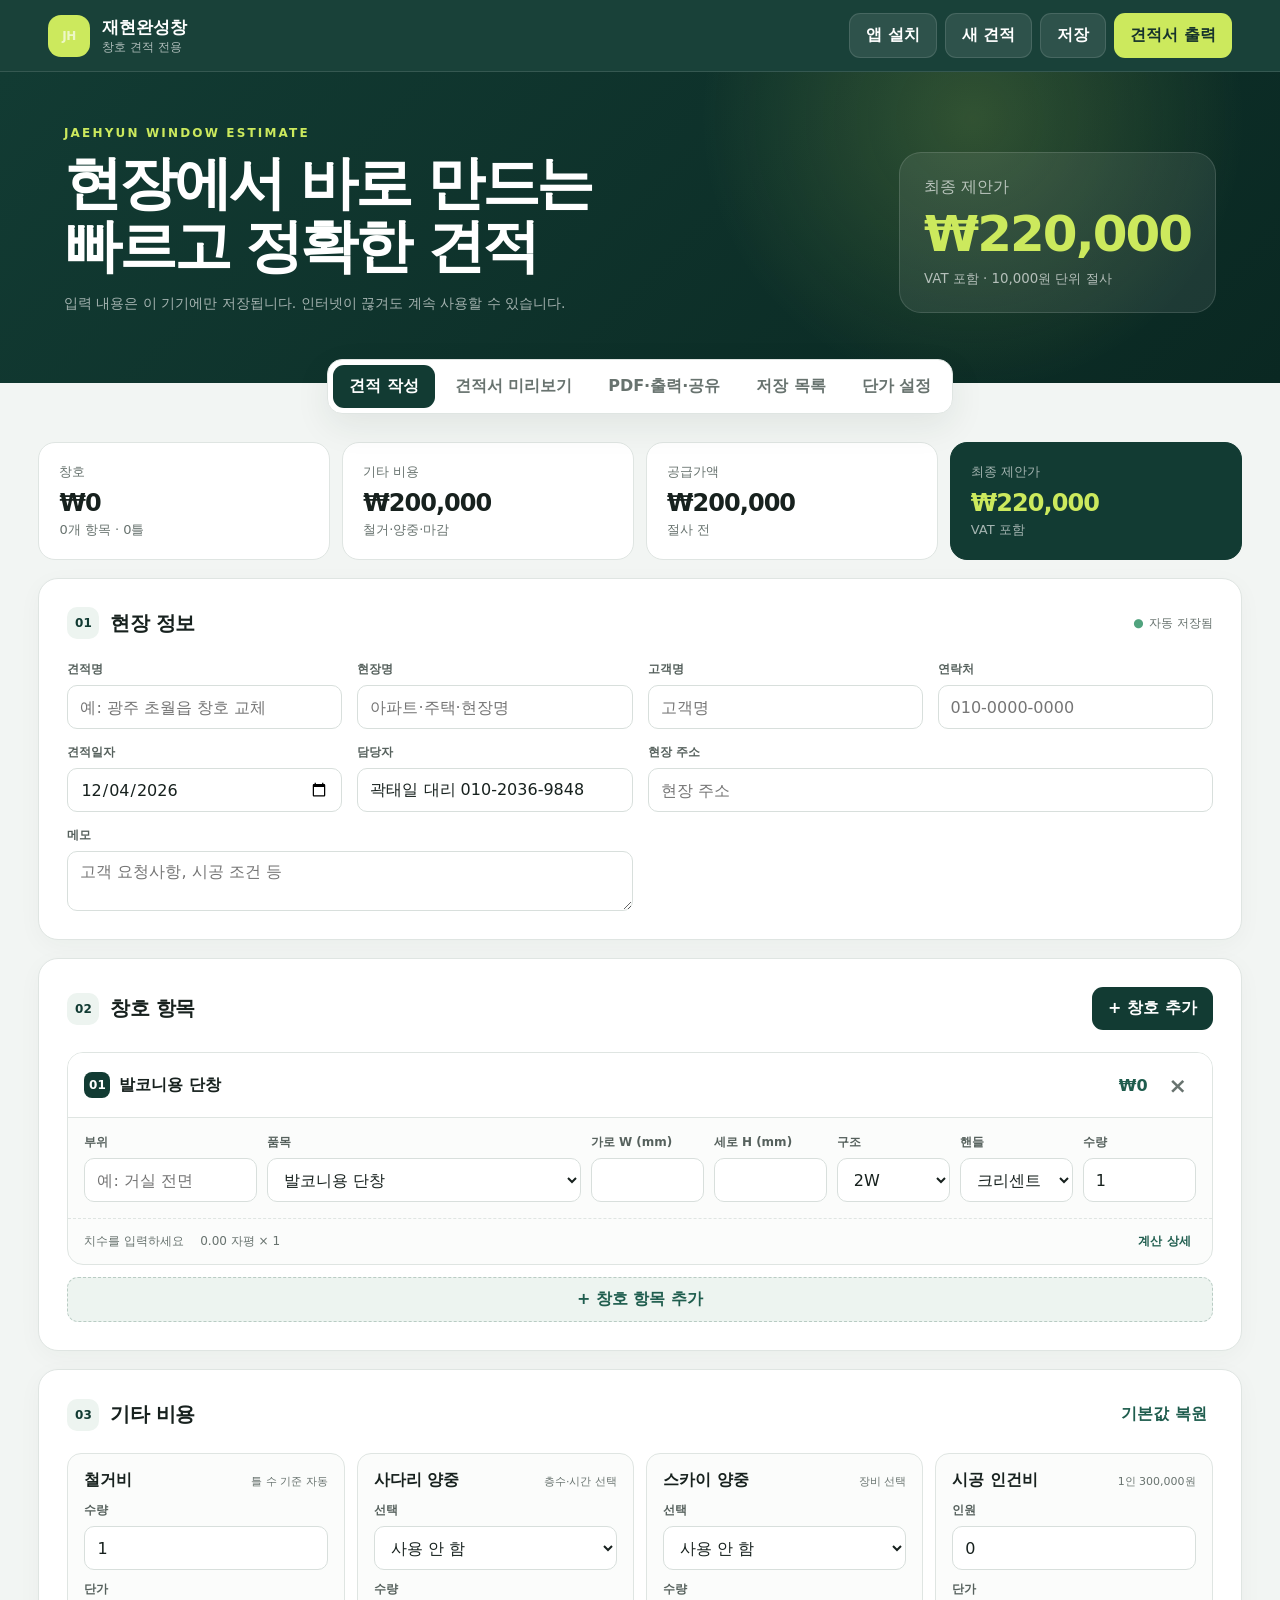
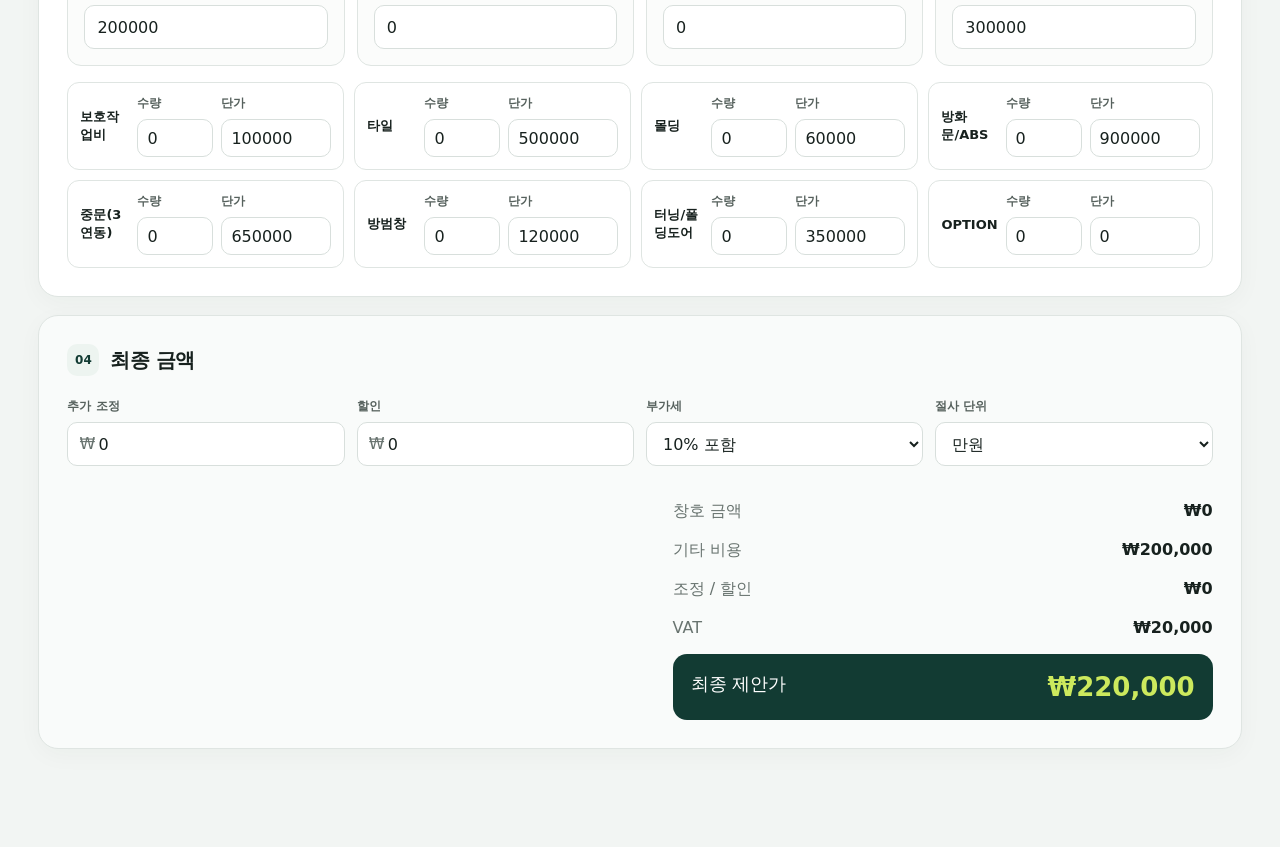
<file: index.html>
<!doctype html>
<html lang="ko">
<head>
  <meta charset="utf-8">
  <meta name="viewport" content="width=device-width, initial-scale=1, viewport-fit=cover">
  <meta name="theme-color" content="#123b33">
  <meta name="description" content="재현하늘창 전용 창호 견적 앱">
  <meta name="mobile-web-app-capable" content="yes">
  <meta name="apple-mobile-web-app-capable" content="yes">
  <meta name="apple-mobile-web-app-title" content="재현완성창">
  <meta name="apple-mobile-web-app-status-bar-style" content="black-translucent">
  <title>재현완성창</title>
  <link rel="manifest" href="./manifest.webmanifest">
  <link rel="icon" href="./icon.svg" type="image/svg+xml">
  <style>
    @media (display-mode: standalone) {
      #installModal,
      .install-action {
        display: none !important;
      }
    }
  </style>
  <script>
    window.JH_IS_APP_MODE = window.matchMedia?.("(display-mode: standalone)")?.matches || window.navigator.standalone === true;
  </script>
  <link rel="stylesheet" href="./styles.css?v=9">
</head>
<body>
  <header class="app-header">
    <div class="brand">
      <span class="brand-mark" aria-hidden="true">JH</span>
      <div>
        <strong>재현완성창</strong>
        <span>창호 견적 전용</span>
      </div>
    </div>
    <nav class="header-actions" aria-label="견적 작업">
      <button type="button" class="ghost install-action" id="installAppBtn">앱 설치</button>
      <button type="button" class="ghost" id="newQuoteBtn">새 견적</button>
      <button type="button" class="ghost" id="saveBtn">저장</button>
      <button type="button" class="primary" id="printBtn">견적서 출력</button>
    </nav>
  </header>

  <main class="app-shell">
    <section class="hero">
      <div>
        <p class="eyebrow">JAEHYUN WINDOW ESTIMATE</p>
        <h1>현장에서 바로 만드는<br>빠르고 정확한 견적</h1>
        <p>입력 내용은 이 기기에만 저장됩니다. 인터넷이 끊겨도 계속 사용할 수 있습니다.</p>
      </div>
      <div class="hero-total">
        <span>최종 제안가</span>
        <strong id="heroTotal">₩0</strong>
        <small id="heroVatLabel">VAT 포함 · 만원 단위 절사</small>
      </div>
    </section>

    <div class="tabs" role="tablist" aria-label="화면 선택">
      <button class="tab active" type="button" data-tab="editor" role="tab">견적 작성</button>
      <button class="tab" type="button" data-tab="preview" role="tab">견적서 미리보기</button>
      <button class="tab" type="button" data-tab="share" role="tab">PDF·출력·공유</button>
      <button class="tab" type="button" data-tab="saved" role="tab">저장 목록</button>
      <button class="tab" type="button" data-tab="settings" role="tab">단가 설정</button>
    </div>

    <section id="editorTab" class="tab-panel active">
      <div class="summary-grid">
        <article class="summary-card">
          <span>창호</span>
          <strong id="windowTotal">₩0</strong>
          <small id="windowCount">0개 항목</small>
        </article>
        <article class="summary-card">
          <span>기타 비용</span>
          <strong id="extraTotal">₩0</strong>
          <small>철거·양중·마감</small>
        </article>
        <article class="summary-card">
          <span>공급가액</span>
          <strong id="supplyTotal">₩0</strong>
          <small>절사 전</small>
        </article>
        <article class="summary-card accent">
          <span>최종 제안가</span>
          <strong id="finalTotal">₩0</strong>
          <small id="vatSummary">VAT 포함</small>
        </article>
      </div>

      <section class="panel">
        <div class="panel-heading">
          <div>
            <span class="step">01</span>
            <h2>현장 정보</h2>
          </div>
          <span class="autosave">자동 저장됨</span>
        </div>
        <div class="form-grid">
          <label><span>견적명</span><input id="quoteName" placeholder="예: 광주 초월읍 창호 교체"></label>
          <label><span>현장명</span><input id="siteName" placeholder="아파트·주택·현장명"></label>
          <label><span>고객명</span><input id="customerName" placeholder="고객명"></label>
          <label><span>연락처</span><input id="customerPhone" inputmode="tel" placeholder="010-0000-0000"></label>
          <label><span>견적일자</span><input id="quoteDate" type="date"></label>
          <label><span>담당자</span><input id="manager" value="곽태일 대리 010-2036-9848"></label>
          <label class="span-2"><span>현장 주소</span><input id="siteAddress" placeholder="현장 주소"></label>
          <label class="span-2"><span>메모</span><textarea id="memo" rows="2" placeholder="고객 요청사항, 시공 조건 등"></textarea></label>
        </div>
      </section>

      <section class="panel">
        <div class="panel-heading">
          <div>
            <span class="step">02</span>
            <h2>창호 항목</h2>
          </div>
          <button type="button" class="secondary" id="addItemBtn">+ 창호 추가</button>
        </div>
        <div id="items" class="items"></div>
        <button type="button" class="add-wide" id="addItemWideBtn">+ 창호 항목 추가</button>
      </section>

      <section class="panel">
        <div class="panel-heading">
          <div>
            <span class="step">03</span>
            <h2>기타 비용</h2>
          </div>
          <button type="button" class="text-button" id="resetExtrasBtn">기본값 복원</button>
        </div>
        <div class="extras-grid">
          <article class="extra-card">
            <div class="extra-title"><strong>철거비</strong><span>틀 수 기준 자동</span></div>
            <label><span>수량</span><input id="demolitionQty" type="number" min="0" step="1"></label>
            <label><span>단가</span><input id="demolitionPrice" type="number" min="0" step="10000"></label>
          </article>
          <article class="extra-card">
            <div class="extra-title"><strong>사다리 양중</strong><span>층수·시간 선택</span></div>
            <label><span>선택</span><select id="ladderType"></select></label>
            <label><span>수량</span><input id="ladderQty" type="number" min="0" step="1" value="0"></label>
          </article>
          <article class="extra-card">
            <div class="extra-title"><strong>스카이 양중</strong><span>장비 선택</span></div>
            <label><span>선택</span><select id="skyType"></select></label>
            <label><span>수량</span><input id="skyQty" type="number" min="0" step="1" value="0"></label>
          </article>
          <article class="extra-card">
            <div class="extra-title"><strong>시공 인건비</strong><span>1인 300,000원</span></div>
            <label><span>인원</span><input id="laborQty" type="number" min="0" step="1" value="0"></label>
            <label><span>단가</span><input id="laborPrice" type="number" min="0" step="10000" value="300000"></label>
          </article>
        </div>
        <div id="fixedExtras" class="fixed-extras"></div>
      </section>

      <section class="panel totals-panel">
        <div class="panel-heading">
          <div>
            <span class="step">04</span>
            <h2>최종 금액</h2>
          </div>
        </div>
        <div class="total-controls">
          <label><span>추가 조정</span><div class="money-input"><span>₩</span><input id="adjustment" type="number" step="10000" value="0"></div></label>
          <label><span>할인</span><div class="money-input"><span>₩</span><input id="discount" type="number" min="0" step="10000" value="0"></div></label>
          <label><span>부가세</span><select id="vatMode"><option value="included">10% 포함</option><option value="excluded">별도</option></select></label>
          <label><span>절사 단위</span><select id="roundUnit"><option value="10000">만원</option><option value="1000">천원</option><option value="1">절사 없음</option></select></label>
        </div>
        <div class="total-breakdown">
          <div><span>창호 금액</span><strong id="breakWindow">₩0</strong></div>
          <div><span>기타 비용</span><strong id="breakExtra">₩0</strong></div>
          <div><span>조정 / 할인</span><strong id="breakAdjust">₩0</strong></div>
          <div><span>VAT</span><strong id="breakVat">₩0</strong></div>
          <div class="grand"><span>최종 제안가</span><strong id="breakFinal">₩0</strong></div>
        </div>
      </section>
    </section>

    <section id="previewTab" class="tab-panel">
      <div class="preview-toolbar">
        <p>인쇄 메뉴에서 “PDF로 저장”을 선택하면 파일로 보관할 수 있습니다.</p>
        <div class="inline-actions">
          <button type="button" class="ghost" id="previewShareBtn">공유 탭 열기</button>
          <button type="button" class="primary" id="previewPrintBtn">인쇄 / PDF</button>
        </div>
      </div>
      <article id="quoteDocument" class="quote-document"></article>
    </section>

    <section id="shareTab" class="tab-panel">
      <section class="panel share-panel">
        <div class="panel-heading">
          <div>
            <span class="step">PDF</span>
            <h2>견적서 PDF·출력·공유</h2>
          </div>
          <button type="button" class="primary" id="sharePrintBtn">PDF 생성 / 출력</button>
        </div>
        <p class="share-note">
          PDF는 브라우저 인쇄창에서 <b>PDF로 저장</b>을 선택해 만들 수 있습니다.
          모바일에서는 <b>휴대폰 공유</b> 버튼으로 카톡·문자·메일 등 가능한 앱을 고를 수 있습니다.
        </p>
        <div class="share-grid">
          <article class="share-card">
            <span>1</span>
            <h3>PDF 생성 / 출력</h3>
            <p>견적서 미리보기 화면만 A4 양식으로 출력하거나 PDF 파일로 저장합니다.</p>
            <button type="button" class="primary" id="pdfBtn">PDF 저장 / 출력</button>
          </article>
          <article class="share-card">
            <span>2</span>
            <h3>휴대폰 공유</h3>
            <p>지원되는 기기에서는 카톡, 문자, 메일, 주변 공유 등 기본 공유창이 열립니다.</p>
            <button type="button" class="secondary" id="nativeShareBtn">공유창 열기</button>
          </article>
          <article class="share-card">
            <span>3</span>
            <h3>공유 문구 복사</h3>
            <p>견적 요약 문구를 복사해 카톡·문자에 직접 붙여넣을 수 있습니다.</p>
            <button type="button" class="ghost" id="copyShareTextBtn">문구 복사</button>
          </article>
          <article class="share-card">
            <span>4</span>
            <h3>문자 보내기</h3>
            <p>휴대폰 문자 앱이 열리며 견적 요약 문구가 자동으로 들어갑니다.</p>
            <button type="button" class="ghost" id="smsShareBtn">문자 앱 열기</button>
          </article>
        </div>
        <div class="share-summary">
          <div>
            <strong>공유될 견적 요약</strong>
            <p id="shareSummaryText"></p>
          </div>
          <button type="button" class="text-button" id="openPreviewFromShareBtn">견적서 미리보기</button>
        </div>
      </section>
    </section>

    <section id="savedTab" class="tab-panel">
      <section class="panel folder-panel">
        <div class="panel-heading">
          <div><span class="step">PC</span><h2>내 컴퓨터 견적 폴더</h2></div>
          <div class="inline-actions">
            <button type="button" class="ghost" id="refreshFolderBtn">폴더 새로고침</button>
            <button type="button" class="secondary" id="connectFolderBtn">저장 폴더 선택</button>
          </div>
        </div>
        <div class="folder-status">
          <div class="folder-icon" aria-hidden="true">▰</div>
          <div>
            <strong id="folderStatusTitle">저장 폴더가 연결되지 않았습니다.</strong>
            <p id="folderStatusText">Chrome 또는 Edge에서 폴더를 한 번 선택하면 견적을 자동 저장하고 다시 불러올 수 있습니다.</p>
          </div>
          <button type="button" class="text-button" id="disconnectFolderBtn" hidden>연결 해제</button>
        </div>
        <p class="folder-help" id="folderSupportNote">
          고객 정보는 GitHub에 저장되지 않습니다. 선택한 PC 폴더와 현재 브라우저에만 저장됩니다.
        </p>
      </section>
      <section class="panel">
        <div class="panel-heading">
          <div><span class="step">●</span><h2>저장된 견적</h2></div>
          <div class="inline-actions">
            <button type="button" class="ghost" id="importBtn">가져오기</button>
            <button type="button" class="secondary" id="exportBtn">현재 견적 내보내기</button>
            <input type="file" id="importFile" accept=".json" hidden>
          </div>
        </div>
        <div class="storage-filter">
          <span id="savedCount">0개 견적</span>
          <span id="storageMode">브라우저 저장소</span>
        </div>
        <div id="savedQuotes" class="saved-list"></div>
      </section>
    </section>

    <section id="settingsTab" class="tab-panel">
      <section class="panel">
        <div class="panel-heading">
          <div><span class="step">●</span><h2>제품 단가 설정</h2></div>
          <button type="button" class="text-button" id="resetRatesBtn">원본 단가 복원</button>
        </div>
        <p class="setting-note">엑셀 기준단가를 기본값으로 적용했습니다. 변경한 값은 이 기기에 저장되고 다음 견적부터 사용됩니다.</p>
        <div class="rate-table-wrap">
          <table class="rate-table">
            <thead><tr><th>품목</th><th>BF/m</th><th>SF/m</th><th>유리/자평</th><th>시공/자평</th><th>제조율</th><th>시공계수</th></tr></thead>
            <tbody id="rateTable"></tbody>
          </table>
        </div>
      </section>
    </section>
  </main>

  <div id="toast" class="toast" role="status" aria-live="polite"></div>

  <div id="installModal" class="modal-backdrop" hidden>
    <section class="install-modal" role="dialog" aria-modal="true" aria-labelledby="installTitle">
      <button type="button" class="modal-close" id="installCloseBtn" aria-label="설치 안내 닫기">×</button>
      <span class="step">APP</span>
      <h2 id="installTitle">재현완성창 설치 안내</h2>
      <p id="installMessage">이 기기에서 앱처럼 설치해 홈 화면에서 바로 실행할 수 있습니다.</p>
      <div class="install-steps">
        <article>
          <strong>Android / Chrome / Edge</strong>
          <p>상단의 <b>앱 설치</b> 버튼을 누른 뒤 브라우저 설치창에서 <b>설치</b>를 선택하세요.</p>
        </article>
        <article>
          <strong>iPhone / iPad Safari</strong>
          <p>Safari 하단 <b>공유</b> 버튼 → <b>홈 화면에 추가</b> → <b>추가</b>를 누르세요.</p>
        </article>
        <article>
          <strong>설치 후 사용</strong>
          <p>홈 화면의 <b>재현완성창</b> 아이콘을 누르면 브라우저 주소창 없이 앱처럼 실행됩니다.</p>
        </article>
      </div>
      <div class="inline-actions install-modal-actions">
        <button type="button" class="primary" id="installPromptBtn">설치 실행</button>
        <a class="secondary link-button" href="./install.html">설치 전용 페이지 열기</a>
      </div>
    </section>
  </div>

  <template id="itemTemplate">
    <article class="item-card">
      <div class="item-head">
        <div><span class="item-number"></span><strong class="item-label">창호</strong></div>
        <strong class="item-total">₩0</strong>
        <button type="button" class="icon-button remove-item" aria-label="항목 삭제">×</button>
      </div>
      <div class="item-form">
        <label><span>부위</span><input data-field="location" placeholder="예: 거실 전면"></label>
        <label class="product-field"><span>품목</span><select data-field="product"></select></label>
        <label><span>가로 W (mm)</span><input data-field="width" type="number" min="0" step="10" inputmode="numeric"></label>
        <label><span>세로 H (mm)</span><input data-field="height" type="number" min="0" step="10" inputmode="numeric"></label>
        <label><span>구조</span><select data-field="structure"><option value="0">2W</option><option value="2">3W</option><option value="4">4W</option></select></label>
        <label><span>핸들</span><select data-field="handle"><option value="크리센트">크리센트</option><option value="오토락">오토락</option><option value="손잡이 없음">없음</option></select></label>
        <label><span>수량</span><input data-field="qty" type="number" min="1" step="1" value="1"></label>
      </div>
      <div class="item-details">
        <span class="item-size">치수를 입력하세요</span>
        <span class="item-area">0 자평</span>
        <button type="button" class="detail-toggle">계산 상세</button>
      </div>
      <div class="calculation-detail"></div>
    </article>
  </template>

  <script>
    (function () {
      const isAppMode = () => window.JH_IS_APP_MODE || window.matchMedia?.("(display-mode: standalone)")?.matches || window.navigator.standalone === true;
      const forceCloseInstall = () => {
        const modal = document.querySelector("#installModal");
        if (modal && isAppMode()) {
          modal.hidden = true;
          modal.style.display = "none";
          modal.remove();
        }
        const installButton = document.querySelector("#installAppBtn");
        if (installButton && isAppMode()) installButton.hidden = true;
      };
      document.addEventListener("DOMContentLoaded", forceCloseInstall);
      window.addEventListener("pageshow", forceCloseInstall);
      window.addEventListener("focus", forceCloseInstall);
      window.JH_FORCE_CLOSE_INSTALL = forceCloseInstall;
    })();
  </script>
  <script src="./app.js?v=9"></script>
</body>
</html>
</file>
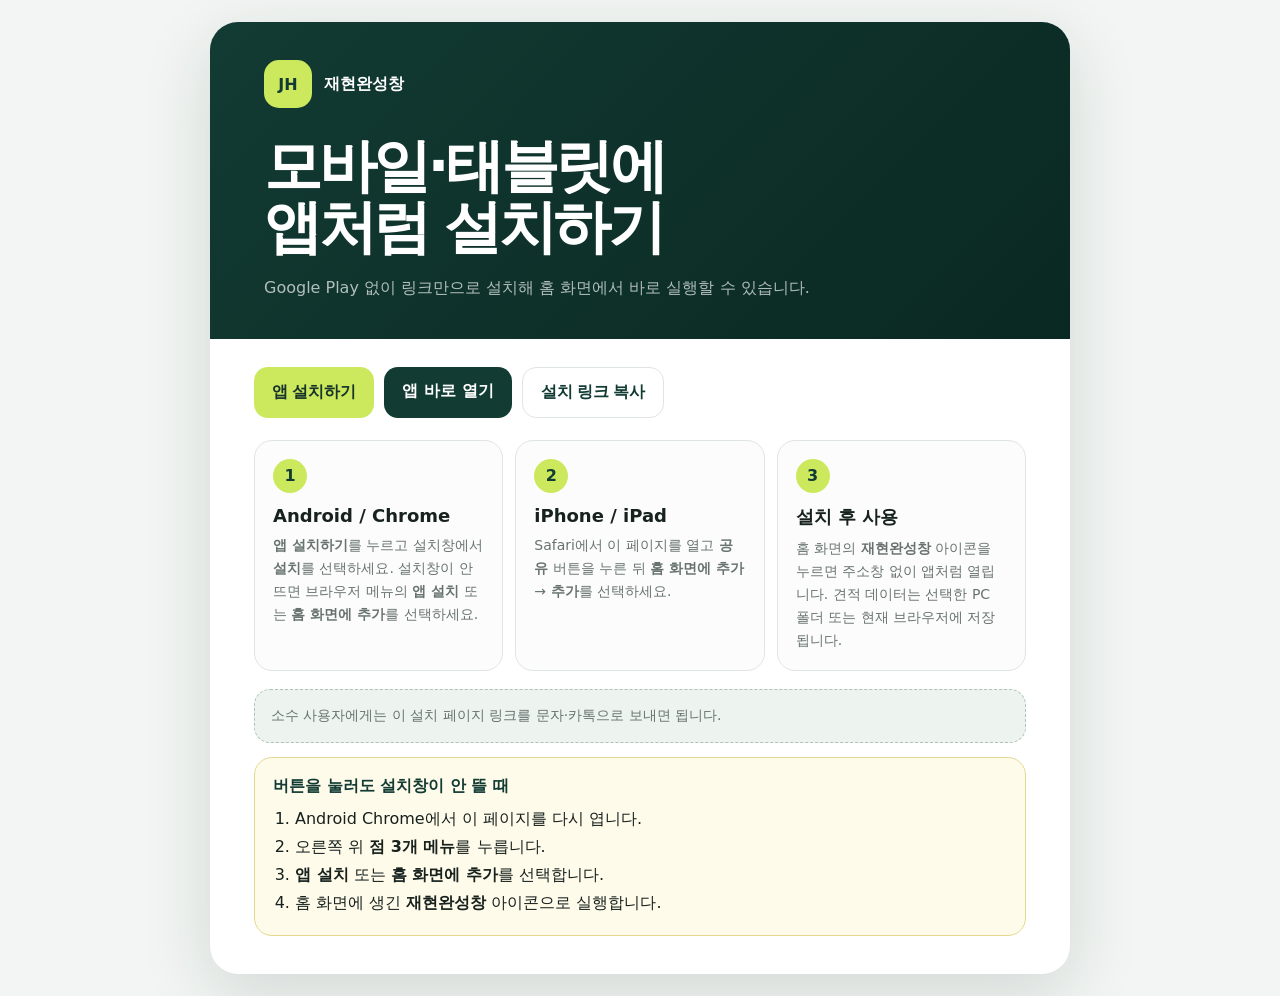
<file: install.html>
<!doctype html>
<html lang="ko">
<head>
  <meta charset="utf-8">
  <meta name="viewport" content="width=device-width, initial-scale=1, viewport-fit=cover">
  <meta name="theme-color" content="#123b33">
  <meta name="description" content="재현완성창 모바일·태블릿 설치 페이지">
  <meta name="mobile-web-app-capable" content="yes">
  <meta name="apple-mobile-web-app-capable" content="yes">
  <meta name="apple-mobile-web-app-title" content="재현완성창">
  <meta name="apple-mobile-web-app-status-bar-style" content="black-translucent">
  <title>재현완성창 설치</title>
  <link rel="manifest" href="./manifest.webmanifest">
  <link rel="icon" href="./icon.svg" type="image/svg+xml">
  <style>
    :root { --green:#123b33; --lime:#cce95d; --soft:#edf4f0; --line:#dfe5e2; --muted:#68736f; --ink:#17211e; font-family: "Noto Sans KR","Malgun Gothic",system-ui,sans-serif; }
    * { box-sizing: border-box; }
    body { margin:0; min-width:320px; color:var(--ink); background:#f2f5f3; }
    .wrap { min-height:100vh; display:grid; place-items:center; padding:22px; }
    .card { width:min(860px,100%); overflow:hidden; border-radius:28px; background:white; box-shadow:0 20px 70px rgba(23,45,38,.14); }
    .hero { padding:38px clamp(22px,5vw,54px); color:white; background:linear-gradient(135deg,#123b33,#0a2822); }
    .brand { display:flex; align-items:center; gap:12px; margin-bottom:28px; }
    .mark { width:48px; height:48px; display:grid; place-items:center; border-radius:15px; color:var(--green); background:var(--lime); font-weight:900; }
    h1 { margin:0; font-size:clamp(34px,7vw,58px); line-height:1.05; letter-spacing:-.06em; }
    .hero p { margin:16px 0 0; color:rgba(255,255,255,.68); line-height:1.7; }
    .content { padding:28px clamp(20px,5vw,44px) 38px; }
    .actions { display:flex; gap:10px; flex-wrap:wrap; margin-bottom:22px; }
    button, a.button { border:0; border-radius:14px; padding:14px 18px; font-weight:850; font-size:16px; text-decoration:none; cursor:pointer; }
    .primary { color:#17332c; background:var(--lime); }
    .secondary { color:white; background:var(--green); }
    .ghost { color:var(--green); background:white; border:1px solid var(--line); }
    .grid { display:grid; grid-template-columns:repeat(3,1fr); gap:12px; }
    article { padding:18px; border:1px solid var(--line); border-radius:18px; background:#fbfcfb; }
    article span { width:34px; height:34px; display:grid; place-items:center; border-radius:999px; color:var(--green); background:var(--lime); font-weight:900; }
    h2 { margin:12px 0 8px; font-size:18px; }
    article p, .note { margin:0; color:var(--muted); line-height:1.65; font-size:14px; }
    .note { margin-top:18px; padding:14px 16px; border:1px dashed #abc4ba; border-radius:16px; background:var(--soft); }
    .install-help { margin-top:14px; padding:18px; border-radius:18px; background:#fffbea; border:1px solid #e4d78f; }
    .install-help strong { display:block; margin-bottom:8px; color:var(--green); }
    .install-help ol { margin:8px 0 0; padding-left:22px; color:var(--ink); line-height:1.75; }
    .modal-backdrop { position:fixed; inset:0; z-index:20; display:grid; place-items:center; padding:18px; background:rgba(11,25,21,.58); }
    .modal-backdrop[hidden] { display:none; }
    .modal { width:min(560px,100%); padding:24px; border-radius:22px; background:white; box-shadow:0 24px 70px rgba(0,0,0,.26); }
    .modal h2 { margin:0 0 10px; font-size:24px; color:var(--green); }
    .modal p { margin:0 0 12px; color:var(--muted); line-height:1.65; }
    .modal ol { margin:0 0 18px; padding-left:22px; line-height:1.8; }
    .modal .actions { margin:0; }
    @media (max-width:720px) {
      .grid { grid-template-columns:1fr; }
      .actions { flex-direction:column; }
      button, a.button { width:100%; text-align:center; }
    }
  </style>
</head>
<body>
  <main class="wrap">
    <section class="card">
      <div class="hero">
        <div class="brand"><span class="mark">JH</span><strong>재현완성창</strong></div>
        <h1>모바일·태블릿에<br>앱처럼 설치하기</h1>
        <p>Google Play 없이 링크만으로 설치해 홈 화면에서 바로 실행할 수 있습니다.</p>
      </div>
      <div class="content">
        <div class="actions">
          <button type="button" class="primary" id="installBtn">앱 설치하기</button>
          <a class="button secondary" href="./index.html">앱 바로 열기</a>
          <button type="button" class="ghost" id="copyBtn">설치 링크 복사</button>
        </div>
        <div class="grid">
          <article>
            <span>1</span>
            <h2>Android / Chrome</h2>
            <p><b>앱 설치하기</b>를 누르고 설치창에서 <b>설치</b>를 선택하세요. 설치창이 안 뜨면 브라우저 메뉴의 <b>앱 설치</b> 또는 <b>홈 화면에 추가</b>를 선택하세요.</p>
          </article>
          <article>
            <span>2</span>
            <h2>iPhone / iPad</h2>
            <p>Safari에서 이 페이지를 열고 <b>공유</b> 버튼을 누른 뒤 <b>홈 화면에 추가</b> → <b>추가</b>를 선택하세요.</p>
          </article>
          <article>
            <span>3</span>
            <h2>설치 후 사용</h2>
            <p>홈 화면의 <b>재현완성창</b> 아이콘을 누르면 주소창 없이 앱처럼 열립니다. 견적 데이터는 선택한 PC 폴더 또는 현재 브라우저에 저장됩니다.</p>
          </article>
        </div>
        <p class="note" id="status">소수 사용자에게는 이 설치 페이지 링크를 문자·카톡으로 보내면 됩니다.</p>
        <div class="install-help">
          <strong>버튼을 눌러도 설치창이 안 뜰 때</strong>
          <ol>
            <li>Android Chrome에서 이 페이지를 다시 엽니다.</li>
            <li>오른쪽 위 <b>점 3개 메뉴</b>를 누릅니다.</li>
            <li><b>앱 설치</b> 또는 <b>홈 화면에 추가</b>를 선택합니다.</li>
            <li>홈 화면에 생긴 <b>재현완성창</b> 아이콘으로 실행합니다.</li>
          </ol>
        </div>
      </div>
    </section>
  </main>
  <div class="modal-backdrop" id="installHelpModal" hidden>
    <section class="modal" role="dialog" aria-modal="true" aria-labelledby="installHelpTitle">
      <h2 id="installHelpTitle">Android 설치 방법</h2>
      <p id="installHelpText">설치창이 자동으로 뜨지 않으면 아래 순서대로 설치해 주세요.</p>
      <ol>
        <li>Chrome 오른쪽 위 <b>점 3개 메뉴</b>를 누르세요.</li>
        <li><b>앱 설치</b> 또는 <b>홈 화면에 추가</b>를 선택하세요.</li>
        <li>확인창에서 <b>설치</b> 또는 <b>추가</b>를 누르세요.</li>
        <li>홈 화면의 <b>재현완성창</b> 아이콘으로 실행하세요.</li>
      </ol>
      <div class="actions">
        <button type="button" class="secondary" id="openAppBtn">앱 바로 열기</button>
        <button type="button" class="ghost" id="closeHelpBtn">확인</button>
      </div>
    </section>
  </div>
  <script>
    const isStandaloneInstall = () => window.matchMedia?.("(display-mode: standalone)")?.matches || window.navigator.standalone === true;
    if (isStandaloneInstall()) {
      location.replace("./index.html?from=installed");
    }
    setTimeout(() => {
      if (isStandaloneInstall()) location.replace("./index.html?from=installed-late");
    }, 300);
    let deferredPrompt = null;
    const status = document.querySelector("#status");
    const helpModal = document.querySelector("#installHelpModal");
    const helpText = document.querySelector("#installHelpText");
    const showHelp = message => {
      helpText.textContent = message || "설치창이 자동으로 뜨지 않으면 아래 순서대로 설치해 주세요.";
      helpModal.hidden = false;
    };
    const hideHelp = () => { helpModal.hidden = true; };
    window.addEventListener("beforeinstallprompt", event => {
      event.preventDefault();
      deferredPrompt = event;
      status.textContent = "설치 준비가 완료됐습니다. ‘앱 설치하기’를 눌러 주세요.";
    });
    window.addEventListener("appinstalled", () => {
      deferredPrompt = null;
      status.textContent = "재현완성창 설치가 완료되었습니다.";
    });
    document.querySelector("#installBtn").addEventListener("click", async () => {
      status.textContent = "설치를 확인하는 중입니다. 잠시만 기다려 주세요.";
      if (deferredPrompt) {
        deferredPrompt.prompt();
        const choice = await deferredPrompt.userChoice.catch(() => null);
        deferredPrompt = null;
        if (choice?.outcome === "accepted") {
          status.textContent = "설치를 시작했습니다.";
        } else {
          status.textContent = "설치창을 닫았습니다. Chrome 메뉴에서도 설치할 수 있습니다.";
          showHelp("설치창을 닫았거나 표시되지 않았습니다. Chrome 메뉴에서 직접 설치해 주세요.");
        }
      } else if (/iphone|ipad|ipod/i.test(navigator.userAgent)) {
        status.textContent = "iPhone/iPad는 Safari 공유 버튼 → 홈 화면에 추가로 설치해 주세요.";
        showHelp("iPhone/iPad는 Safari 하단 공유 버튼에서 ‘홈 화면에 추가’를 선택해 주세요.");
      } else {
        status.textContent = "설치창이 자동으로 뜨지 않으면 브라우저 메뉴의 ‘앱 설치’ 또는 ‘홈 화면에 추가’를 선택해 주세요.";
        showHelp("설치창이 자동으로 뜨지 않았습니다. Android Chrome 메뉴에서 직접 설치해 주세요.");
      }
    });
    document.querySelector("#copyBtn").addEventListener("click", async () => {
      const url = "https://sehyunka.github.io/jaehyun-windows/install.html";
      try {
        await navigator.clipboard.writeText(url);
        status.textContent = "설치 링크를 복사했습니다. 문자나 카톡에 붙여넣어 보내세요.";
      } catch {
        status.textContent = url;
      }
    });
    document.querySelector("#closeHelpBtn").addEventListener("click", hideHelp);
    document.querySelector("#openAppBtn").addEventListener("click", () => { location.href = "./index.html"; });
    helpModal.addEventListener("click", event => { if (event.target === helpModal) hideHelp(); });
    if ("serviceWorker" in navigator && location.protocol.startsWith("http")) navigator.serviceWorker.register("./service-worker.js").catch(() => {});
  </script>
</body>
</html>
</file>
<file: styles.css>
:root {
  --ink: #17211e;
  --muted: #68736f;
  --line: #dfe5e2;
  --paper: #ffffff;
  --canvas: #f2f5f3;
  --green: #123b33;
  --green-2: #1f5d4e;
  --lime: #cce95d;
  --soft: #edf4f0;
  --danger: #b53636;
  --shadow: 0 12px 35px rgba(23, 45, 38, .08);
  font-family: Pretendard, "Noto Sans KR", "Malgun Gothic", system-ui, sans-serif;
}

* { box-sizing: border-box; }
html { background: var(--canvas); color: var(--ink); }
body { margin: 0; min-width: 320px; }
@media (display-mode: standalone) {
  #installModal,
  .install-action {
    display: none !important;
  }
}
button, input, select, textarea { font: inherit; }
button { cursor: pointer; }

.app-header {
  position: sticky; top: 0; z-index: 50;
  min-height: 72px; padding: 12px clamp(16px, 4vw, 48px);
  display: flex; align-items: center; justify-content: space-between; gap: 16px;
  color: white; background: rgba(18, 59, 51, .97);
  border-bottom: 1px solid rgba(255,255,255,.12); backdrop-filter: blur(16px);
}
.brand { display: flex; align-items: center; gap: 12px; }
.brand-mark {
  width: 42px; height: 42px; display: grid; place-items: center;
  border-radius: 13px; color: var(--green); background: var(--lime);
  font-weight: 900; letter-spacing: -.04em;
}
.brand div { display: grid; }
.brand strong { font-size: 17px; }
.brand span { color: rgba(255,255,255,.65); font-size: 12px; }
.header-actions, .inline-actions { display: flex; gap: 8px; flex-wrap: wrap; }

button { border: 0; border-radius: 11px; padding: 11px 16px; font-weight: 750; }
button.primary { background: var(--lime); color: #17332c; }
button.secondary { background: var(--green); color: white; }
button.ghost { color: inherit; background: rgba(255,255,255,.09); border: 1px solid rgba(255,255,255,.12); }
.panel button.ghost, .preview-toolbar button.ghost { color: var(--green); background: white; border-color: var(--line); }
.text-button { padding: 6px; color: var(--green-2); background: transparent; }
.link-button { display: inline-flex; align-items: center; justify-content: center; text-decoration: none; }
.icon-button { width: 36px; height: 36px; padding: 0; border-radius: 50%; color: var(--muted); background: transparent; font-size: 22px; }
.icon-button:hover { color: var(--danger); background: #fff0f0; }

.app-shell { width: min(1440px, 100%); margin: 0 auto; padding: 0 clamp(14px, 3vw, 40px) 80px; }
.hero {
  margin: 0 calc(clamp(14px, 3vw, 40px) * -1); padding: 54px clamp(20px, 5vw, 72px) 70px;
  display: flex; justify-content: space-between; align-items: end; gap: 40px;
  color: white; background:
    radial-gradient(circle at 76% 15%, rgba(204,233,93,.19), transparent 27%),
    linear-gradient(135deg, #123b33, #0a2822);
}
.eyebrow { margin: 0 0 12px; color: var(--lime); font-size: 12px; letter-spacing: .18em; font-weight: 900; }
.hero h1 { margin: 0; font-size: clamp(32px, 5vw, 58px); line-height: 1.08; letter-spacing: -.055em; }
.hero p:last-child { margin: 18px 0 0; color: rgba(255,255,255,.62); font-size: 14px; }
.hero-total { min-width: 290px; padding: 24px; border: 1px solid rgba(255,255,255,.13); border-radius: 22px; background: rgba(255,255,255,.08); }
.hero-total span, .hero-total small { display: block; color: rgba(255,255,255,.65); }
.hero-total strong { display: block; margin: 7px 0; color: var(--lime); font-size: clamp(32px, 5vw, 50px); letter-spacing: -.04em; }

.tabs {
  position: sticky; top: 72px; z-index: 40; margin: -24px auto 28px; width: fit-content; max-width: 100%;
  display: flex; gap: 4px; padding: 5px; overflow-x: auto;
  border: 1px solid var(--line); border-radius: 15px; background: white; box-shadow: var(--shadow);
}
.tab { white-space: nowrap; color: var(--muted); background: transparent; }
.tab.active { color: white; background: var(--green); }
.tab-panel { display: none; }
.tab-panel.active { display: block; }

.summary-grid { display: grid; grid-template-columns: repeat(4, 1fr); gap: 12px; margin-bottom: 18px; }
.summary-card { padding: 20px; border: 1px solid var(--line); border-radius: 17px; background: white; }
.summary-card span, .summary-card small { display: block; color: var(--muted); font-size: 13px; }
.summary-card strong { display: block; margin: 8px 0 4px; font-size: 24px; letter-spacing: -.04em; }
.summary-card.accent { color: white; background: var(--green); border-color: var(--green); }
.summary-card.accent span, .summary-card.accent small { color: rgba(255,255,255,.62); }
.summary-card.accent strong { color: var(--lime); }

.panel { margin-bottom: 18px; padding: clamp(18px, 3vw, 28px); border: 1px solid var(--line); border-radius: 20px; background: white; box-shadow: 0 6px 24px rgba(26,49,42,.035); }
.panel-heading { display: flex; justify-content: space-between; align-items: center; gap: 16px; margin-bottom: 22px; }
.panel-heading > div:first-child { display: flex; align-items: center; gap: 11px; }
.panel-heading h2 { margin: 0; font-size: 20px; letter-spacing: -.03em; }
.step { display: grid; place-items: center; width: 32px; height: 32px; border-radius: 10px; color: var(--green); background: var(--soft); font-size: 12px; font-weight: 900; }
.autosave { color: var(--muted); font-size: 12px; }
.autosave::before { content: "●"; margin-right: 5px; color: #51a37e; }
.form-grid { display: grid; grid-template-columns: repeat(4, 1fr); gap: 15px; }
.form-grid .span-2 { grid-column: span 2; }
label { display: grid; gap: 7px; }
label > span { color: #56615d; font-size: 12px; font-weight: 750; }
input, select, textarea {
  min-width: 0; width: 100%; min-height: 44px; padding: 10px 12px;
  border: 1px solid #d8dfdc; border-radius: 10px; color: var(--ink); background: #fff;
  outline: none; transition: .16s ease;
}
textarea { resize: vertical; }
input:focus, select:focus, textarea:focus { border-color: var(--green-2); box-shadow: 0 0 0 3px rgba(31,93,78,.1); }

.items { display: grid; gap: 12px; }
.item-card { overflow: hidden; border: 1px solid var(--line); border-radius: 16px; background: #fbfcfb; }
.item-head { display: grid; grid-template-columns: 1fr auto auto; align-items: center; gap: 12px; padding: 14px 16px; border-bottom: 1px solid var(--line); background: white; }
.item-head > div { display: flex; align-items: center; gap: 9px; }
.item-number { display: grid; place-items: center; width: 26px; height: 26px; border-radius: 8px; color: white; background: var(--green); font-size: 12px; font-weight: 850; }
.item-total { color: var(--green-2); }
.item-form { display: grid; grid-template-columns: 1.1fr 2fr repeat(5, minmax(90px, .72fr)); gap: 10px; padding: 16px; }
.item-form input, .item-form select { background: white; }
.item-details { display: flex; align-items: center; gap: 16px; min-height: 42px; padding: 9px 16px; border-top: 1px dashed var(--line); color: var(--muted); font-size: 12px; }
.detail-toggle { margin-left: auto; padding: 5px; color: var(--green-2); background: transparent; font-size: 12px; }
.calculation-detail { display: none; padding: 12px 16px; color: var(--muted); background: var(--soft); font-size: 12px; line-height: 1.7; }
.item-card.detail-open .calculation-detail { display: block; }
.add-wide { width: 100%; margin-top: 12px; color: var(--green-2); background: var(--soft); border: 1px dashed #b9ccc4; }

.extras-grid { display: grid; grid-template-columns: repeat(4, 1fr); gap: 12px; }
.extra-card { padding: 16px; border: 1px solid var(--line); border-radius: 14px; background: #fbfcfb; }
.extra-card label { margin-top: 11px; }
.extra-title { display: flex; justify-content: space-between; align-items: baseline; gap: 8px; }
.extra-title span { color: var(--muted); font-size: 11px; }
.fixed-extras { margin-top: 16px; display: grid; grid-template-columns: repeat(4, 1fr); gap: 10px; }
.fixed-extra { display: grid; grid-template-columns: 1fr 76px 110px; align-items: end; gap: 8px; padding: 12px; border: 1px solid var(--line); border-radius: 12px; }
.fixed-extra strong { align-self: center; font-size: 13px; }
.fixed-extra input { min-height: 38px; padding: 7px 9px; }

.totals-panel { background: #f9fbfa; }
.total-controls { display: grid; grid-template-columns: repeat(4, 1fr); gap: 12px; }
.money-input { position: relative; }
.money-input span { position: absolute; left: 12px; top: 12px; color: var(--muted); }
.money-input input { padding-left: 30px; }
.total-breakdown { width: min(540px, 100%); margin: 26px 0 0 auto; }
.total-breakdown > div { display: flex; justify-content: space-between; padding: 9px 0; color: var(--muted); }
.total-breakdown strong { color: var(--ink); }
.total-breakdown .grand { margin-top: 8px; padding: 18px; border-radius: 14px; color: white; background: var(--green); font-size: 18px; }
.total-breakdown .grand strong { color: var(--lime); font-size: 26px; }

.preview-toolbar { margin-bottom: 14px; display: flex; align-items: center; justify-content: space-between; gap: 18px; padding: 14px 18px; border-radius: 14px; background: white; }
.preview-toolbar p { margin: 0; color: var(--muted); font-size: 13px; }
.share-panel { background: linear-gradient(135deg, #fff, #f4f9f6); }
.share-note { margin: -4px 0 18px; color: var(--muted); font-size: 13px; line-height: 1.7; }
.share-grid { display: grid; grid-template-columns: repeat(4, 1fr); gap: 12px; }
.share-card {
  display: flex; flex-direction: column; gap: 10px; min-height: 210px;
  padding: 18px; border: 1px solid var(--line); border-radius: 16px; background: white;
}
.share-card span {
  width: 32px; height: 32px; display: grid; place-items: center;
  border-radius: 999px; color: var(--green); background: var(--lime); font-weight: 800;
}
.share-card h3 { margin: 0; font-size: 17px; }
.share-card p { flex: 1; margin: 0; color: var(--muted); font-size: 12px; line-height: 1.6; }
.share-card button { width: 100%; }
.share-summary {
  display: flex; justify-content: space-between; gap: 16px; align-items: center;
  margin-top: 16px; padding: 16px 18px; border: 1px dashed #abc4ba; border-radius: 16px; background: white;
}
.share-summary strong { display: block; margin-bottom: 6px; }
.share-summary p { margin: 0; color: var(--muted); font-size: 13px; line-height: 1.6; white-space: pre-line; }
.quote-document { width: 210mm; min-height: 297mm; margin: 0 auto; padding: 15mm; color: #111; background: white; box-shadow: var(--shadow); font-family: "Malgun Gothic", sans-serif; }
.quote-title { text-align: center; font-size: 25px; letter-spacing: .25em; text-decoration: underline; text-underline-offset: 7px; }
.quote-meta { display: grid; grid-template-columns: 1fr 1.15fr; gap: 20px; margin: 28px 0 18px; }
.quote-meta-box { border: 1px solid #333; }
.quote-meta-row { display: grid; grid-template-columns: 84px 1fr; border-bottom: 1px solid #777; }
.quote-meta-row:last-child { border-bottom: 0; }
.quote-meta-row b, .quote-meta-row span { padding: 7px 8px; font-size: 11px; }
.quote-meta-row b { text-align: center; background: #f1f1f1; border-right: 1px solid #777; }
.quote-total-words { padding: 10px; border: 2px solid #222; text-align: center; font-size: 15px; font-weight: 800; }
.doc-table { width: 100%; margin-top: 14px; border-collapse: collapse; table-layout: fixed; font-size: 10px; }
.doc-table th, .doc-table td { padding: 6px 5px; border: 1px solid #555; text-align: center; word-break: keep-all; }
.doc-table th { background: #ececec; }
.doc-table td.left { text-align: left; }
.doc-table td.money { text-align: right; }
.doc-summary { margin: 14px 0 0 auto; width: 52%; border-collapse: collapse; font-size: 11px; }
.doc-summary th, .doc-summary td { padding: 7px; border: 1px solid #555; }
.doc-summary th { text-align: left; background: #eee; }
.doc-summary td { text-align: right; font-weight: 800; }
.doc-notes { margin-top: 20px; padding: 13px; border: 1px solid #777; font-size: 9px; line-height: 1.65; white-space: pre-line; }
.doc-sign { margin-top: 20px; text-align: right; font-size: 11px; }

.saved-list { display: grid; gap: 10px; }
.folder-panel { border-color: #bcd1c8; background: linear-gradient(135deg, #fff, #f4f9f6); }
.folder-status {
  display: grid; grid-template-columns: auto 1fr auto; gap: 14px; align-items: center;
  padding: 16px; border: 1px solid var(--line); border-radius: 14px; background: white;
}
.folder-icon {
  width: 44px; height: 44px; display: grid; place-items: center;
  border-radius: 13px; color: var(--green); background: var(--lime); font-size: 20px;
}
.folder-status strong { display: block; margin-bottom: 4px; }
.folder-status p, .folder-help { margin: 0; color: var(--muted); font-size: 12px; line-height: 1.6; }
.folder-help { margin-top: 11px; }
.folder-status.connected { border-color: #8db9a7; }
.folder-status.connected .folder-icon { color: white; background: var(--green-2); }
.folder-status.warning { border-color: #dfb56c; background: #fffaf0; }
.storage-filter { display: flex; justify-content: space-between; gap: 10px; margin: -8px 0 14px; color: var(--muted); font-size: 12px; }
.saved-card { display: grid; grid-template-columns: 1fr auto; gap: 12px; align-items: center; padding: 16px; border: 1px solid var(--line); border-radius: 13px; }
.saved-card h3 { margin: 0 0 5px; font-size: 16px; }
.saved-card p { margin: 0; color: var(--muted); font-size: 12px; }
.saved-card .storage-badge { display: inline-block; margin-left: 6px; padding: 2px 6px; border-radius: 99px; color: var(--green-2); background: var(--soft); font-size: 10px; }
.saved-card-actions { display: flex; gap: 6px; }
.saved-card-actions button { padding: 8px 11px; }
.empty-state { padding: 46px; text-align: center; color: var(--muted); border: 1px dashed var(--line); border-radius: 14px; }
.setting-note { color: var(--muted); font-size: 13px; }
.rate-table-wrap { overflow-x: auto; }
.rate-table { width: 100%; min-width: 900px; border-collapse: collapse; }
.rate-table th, .rate-table td { padding: 8px; border-bottom: 1px solid var(--line); text-align: left; font-size: 12px; }
.rate-table th { background: var(--soft); }
.rate-table input { min-height: 38px; padding: 7px 8px; }
.toast {
  position: fixed; right: 22px; bottom: 22px; z-index: 100; max-width: min(380px, calc(100vw - 30px));
  padding: 13px 17px; border-radius: 12px; color: white; background: #1d2925;
  opacity: 0; transform: translateY(12px); pointer-events: none; transition: .2s ease; box-shadow: var(--shadow);
}
.toast.show { opacity: 1; transform: translateY(0); }

.modal-backdrop {
  position: fixed; inset: 0; z-index: 200;
  display: grid; place-items: center; padding: 18px;
  background: rgba(11, 25, 21, .54); backdrop-filter: blur(5px);
}
.modal-backdrop[hidden] {
  display: none !important;
}
.install-modal {
  position: relative; width: min(720px, 100%); max-height: min(760px, 92vh); overflow: auto;
  padding: 26px; border-radius: 22px; background: white; box-shadow: 0 25px 80px rgba(0,0,0,.22);
}
.modal-close {
  position: absolute; right: 16px; top: 14px;
  width: 38px; height: 38px; padding: 0; border-radius: 999px;
  color: var(--green); background: var(--soft); font-size: 24px; line-height: 1;
}
.install-modal h2 { margin: 14px 0 8px; font-size: 26px; letter-spacing: -.04em; }
.install-modal > p { margin: 0 0 18px; color: var(--muted); line-height: 1.6; }
.install-steps { display: grid; gap: 10px; margin: 18px 0; }
.install-steps article { padding: 15px; border: 1px solid var(--line); border-radius: 15px; background: #fbfcfb; }
.install-steps strong { display: block; margin-bottom: 5px; color: var(--green); }
.install-steps p { margin: 0; color: var(--muted); font-size: 13px; line-height: 1.6; }
.install-modal-actions { justify-content: flex-end; }

@media (max-width: 1100px) {
  .summary-grid, .extras-grid { grid-template-columns: repeat(2, 1fr); }
  .form-grid { grid-template-columns: repeat(2, 1fr); }
  .item-form { grid-template-columns: repeat(4, 1fr); }
  .item-form .product-field { grid-column: span 2; }
  .fixed-extras { grid-template-columns: repeat(2, 1fr); }
  .share-grid { grid-template-columns: repeat(2, 1fr); }
}

@media (max-width: 700px) {
  .app-header { min-height: 64px; padding: 10px 14px; }
  .brand span { display: none; }
  .header-actions .ghost { display: none; }
  .header-actions .install-action { display: inline-flex; }
  .header-actions button { padding: 10px 12px; }
  .hero { padding: 34px 18px 54px; display: block; }
  .hero h1 { font-size: 34px; }
  .hero-total { margin-top: 28px; min-width: 0; padding: 18px; }
  .tabs { top: 64px; width: 100%; justify-content: flex-start; margin-top: -18px; }
  .summary-grid { grid-template-columns: 1fr 1fr; }
  .summary-card { padding: 15px; }
  .summary-card strong { font-size: 19px; }
  .panel { padding: 16px; border-radius: 16px; }
  .panel-heading { align-items: flex-start; }
  .form-grid, .extras-grid, .total-controls { grid-template-columns: 1fr; }
  .form-grid .span-2 { grid-column: auto; }
  .item-form { grid-template-columns: 1fr 1fr; padding: 13px; }
  .item-form .product-field { grid-column: span 2; }
  .item-form label:first-child { grid-column: span 2; }
  .fixed-extras { grid-template-columns: 1fr; }
  .item-details { flex-wrap: wrap; gap: 8px 14px; }
  .detail-toggle { margin-left: 0; }
  .preview-toolbar { align-items: stretch; flex-direction: column; }
  .preview-toolbar .inline-actions { flex-direction: column; }
  .share-grid { grid-template-columns: 1fr; }
  .share-card { min-height: auto; }
  .share-summary { align-items: flex-start; flex-direction: column; }
  .quote-document { width: 100%; min-height: auto; padding: 18px; overflow-x: auto; }
  .saved-card { grid-template-columns: 1fr; }
  .folder-status { grid-template-columns: auto 1fr; }
  .folder-status > button { grid-column: 1 / -1; justify-self: start; }
  .saved-card-actions { justify-content: stretch; }
  .saved-card-actions button { flex: 1; }
  .install-modal { padding: 22px 16px; }
  .install-modal-actions { align-items: stretch; flex-direction: column; }
  .install-modal-actions > * { width: 100%; }
}

@media print {
  @page { size: A4; margin: 8mm; }
  body { background: white; }
  .app-header, .hero, .tabs, #editorTab, #savedTab, #settingsTab, #shareTab, .preview-toolbar, .toast { display: none !important; }
  .app-shell { width: auto; padding: 0; }
  #previewTab { display: block !important; }
  .quote-document { width: auto; min-height: 0; margin: 0; padding: 0; box-shadow: none; }
}
</file>
